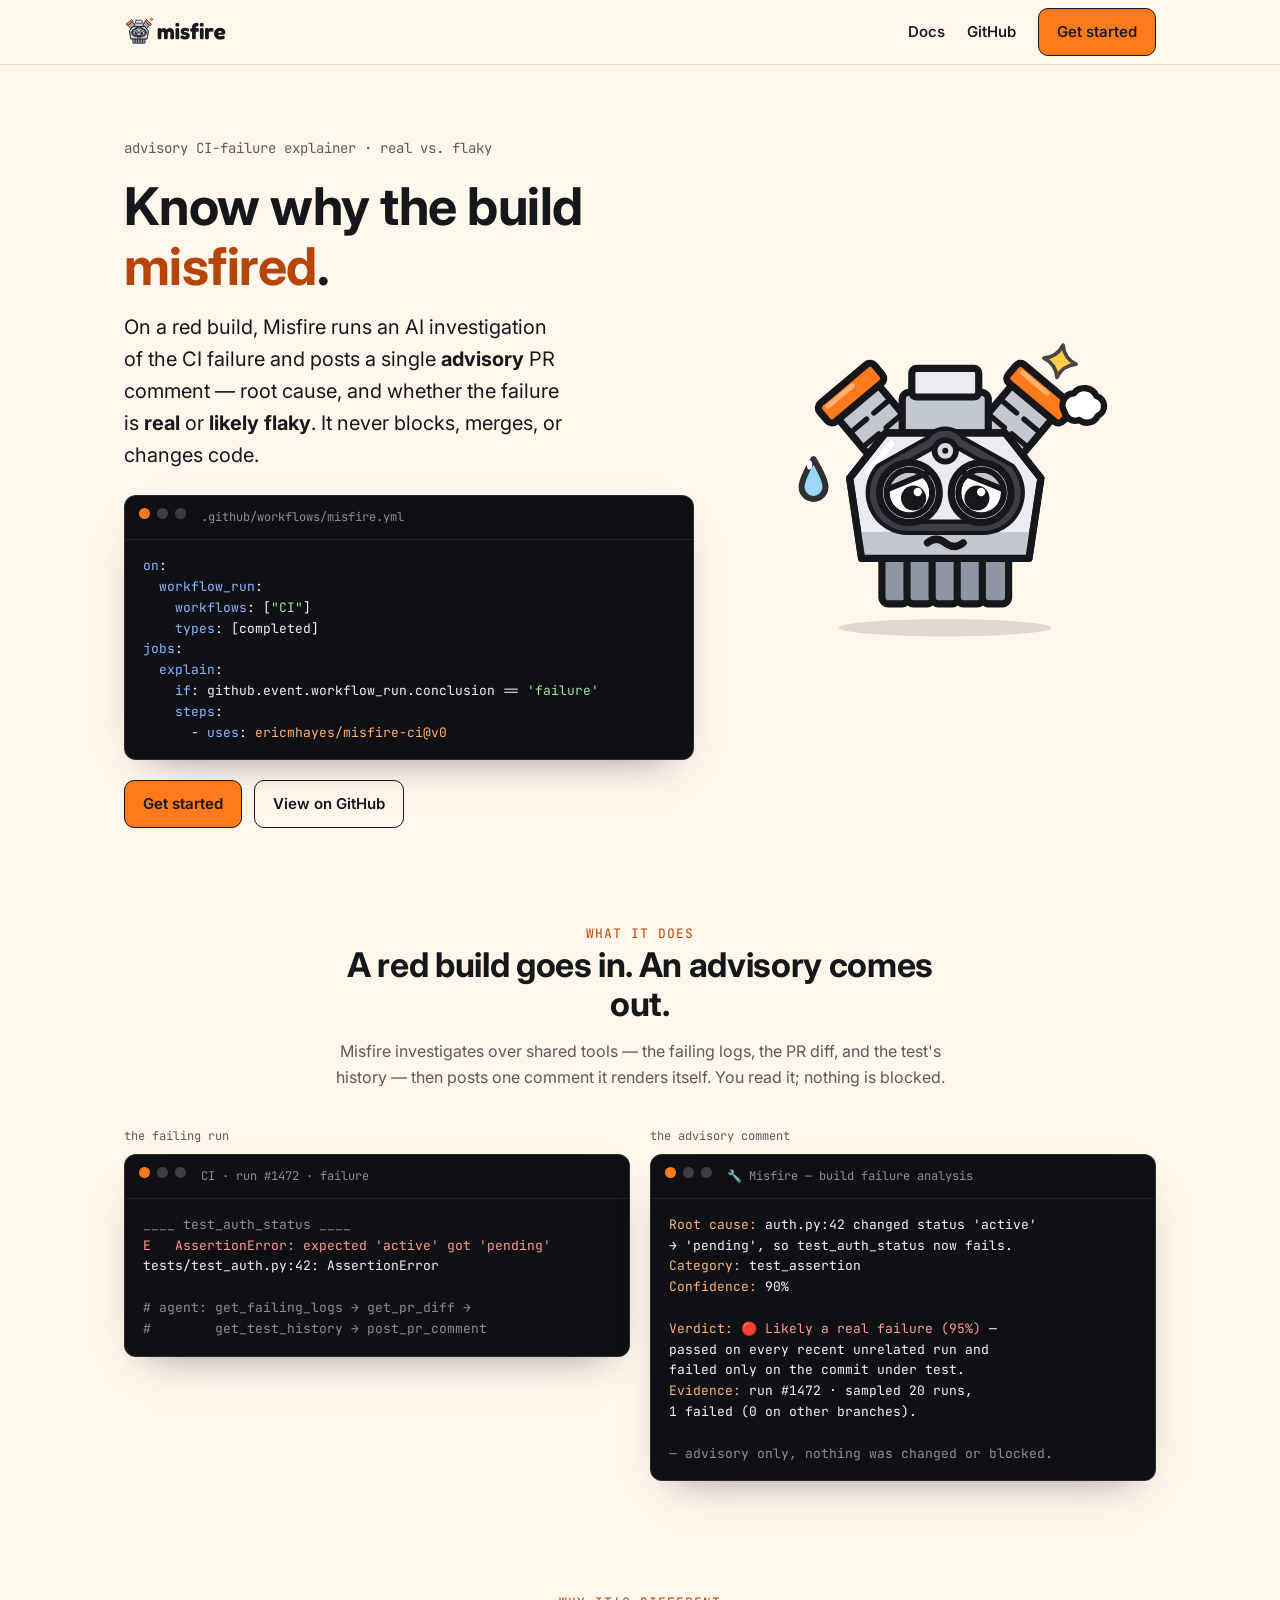
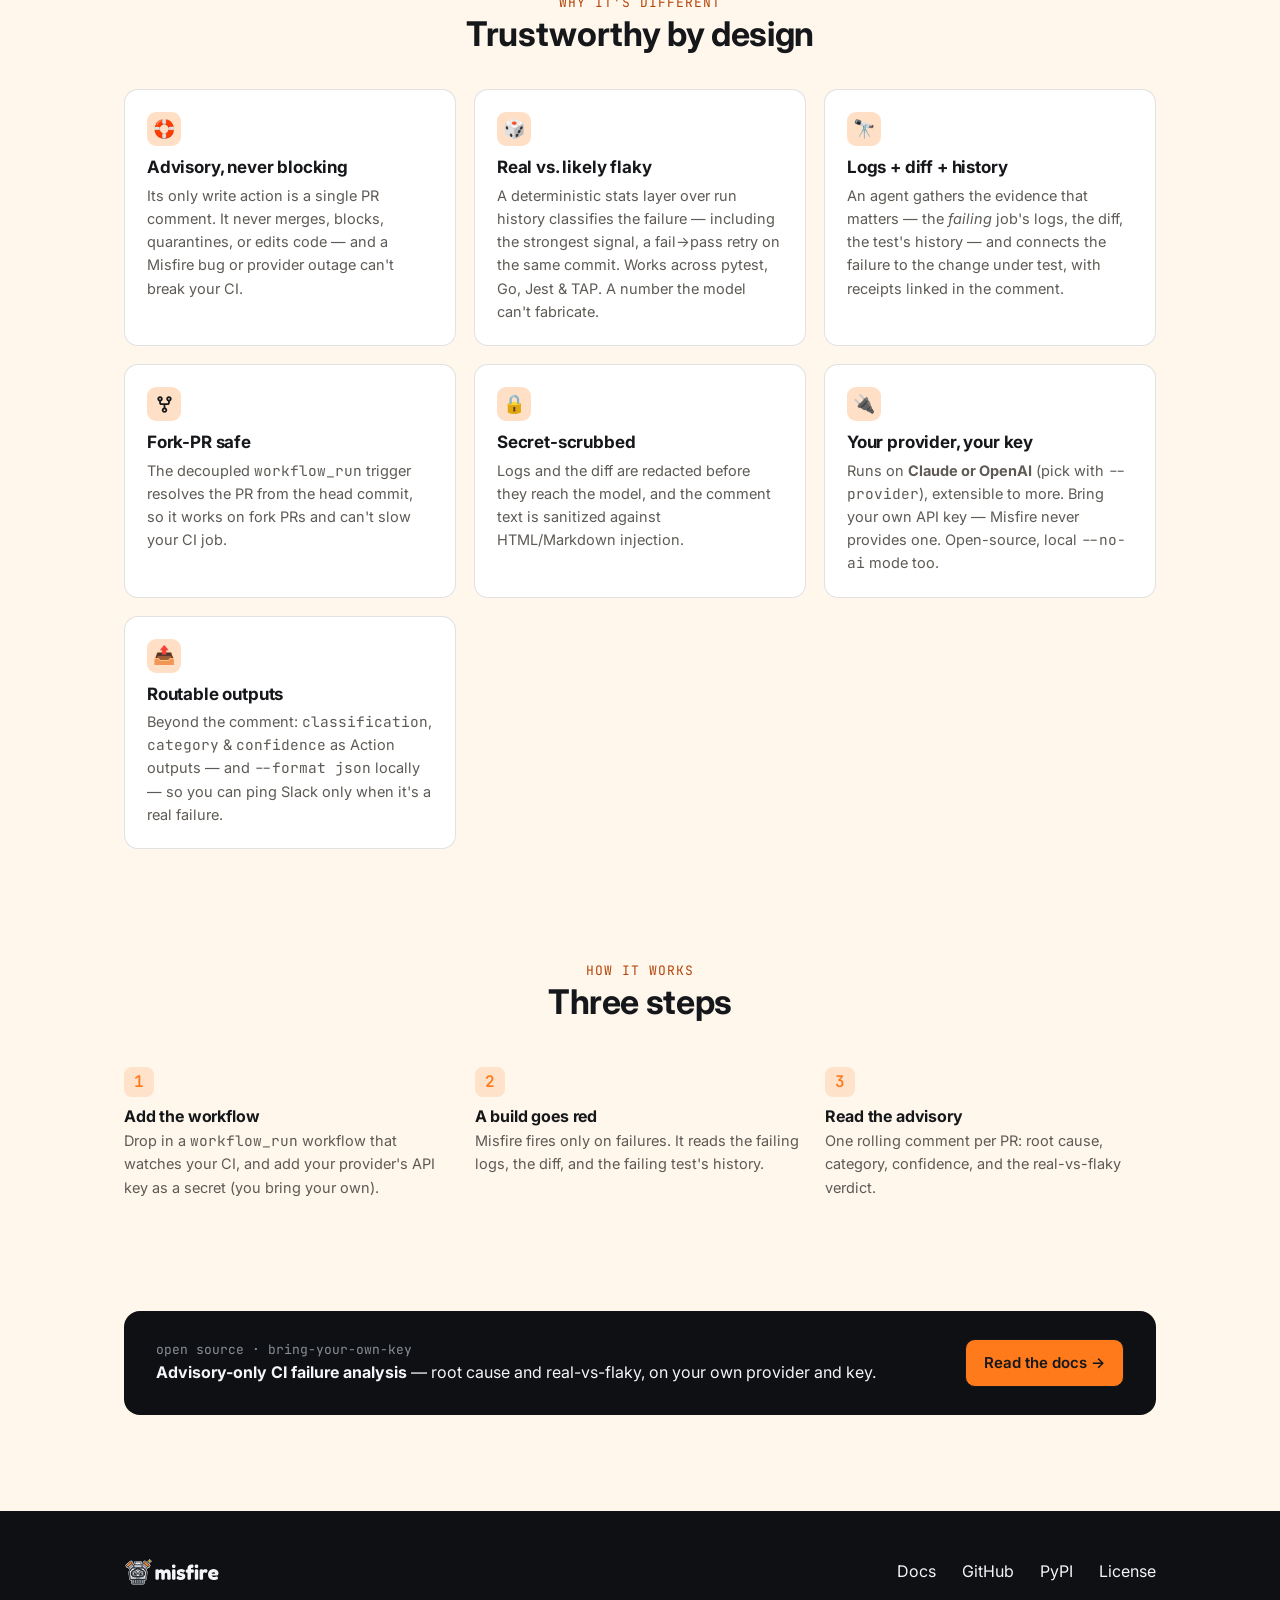
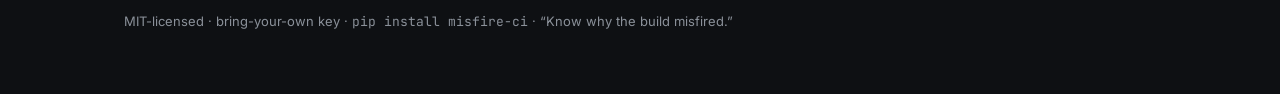
<file: site/index.html>
<!doctype html>
<html lang="en">
<head>
<meta charset="utf-8" />
<meta name="viewport" content="width=device-width, initial-scale=1" />
<title>Misfire — Know why the build misfired.</title>
<meta name="description" content="An open-source GitHub Action that, on a red build, runs an AI investigation of the CI failure and posts an advisory PR comment — explaining the root cause and flagging real vs. likely-flaky. Advisory only: never blocks, merges, or changes code." />
<link rel="icon" href="assets/favicon.svg" type="image/svg+xml" />
<link rel="alternate icon" href="assets/favicon.ico" />
<link rel="canonical" href="https://misfire-ci.com/" />
<meta property="og:title" content="Misfire — Know why the build misfired." />
<meta property="og:description" content="On a red build, Misfire diagnoses the failure and flags real vs. flaky — an advisory PR comment, never a blocker." />
<meta property="og:type" content="website" />
<meta property="og:url" content="https://misfire-ci.com/" />
<meta property="og:image" content="https://misfire-ci.com/assets/misfire-og-card.png" />
<meta name="twitter:card" content="summary_large_image" />
<link rel="preconnect" href="https://fonts.googleapis.com" />
<link rel="preconnect" href="https://fonts.gstatic.com" crossorigin />
<link href="https://fonts.googleapis.com/css2?family=Inter:wght@400;500;550;600;700&family=JetBrains+Mono:wght@400;500;600&display=swap" rel="stylesheet" />
<link rel="stylesheet" href="assets/tokens.css" />
<link rel="stylesheet" href="styles.css" />
</head>
<body>

<header class="site">
  <div class="wrap bar">
    <a href="./"><img class="lockup" src="assets/misfire-lockup-horizontal-light.svg" alt="Misfire" /></a>
    <nav>
      <a href="docs.html">Docs</a>
      <a class="hide-sm" href="https://github.com/ericmhayes/misfire-ci">GitHub</a>
      <a class="btn btn-primary" href="docs.html">Get started</a>
    </nav>
  </div>
</header>

<main>
  <!-- HERO -->
  <section class="hero">
    <div class="wrap grid">
      <div>
        <div class="tagline-mono">advisory CI-failure explainer · real vs. flaky</div>
        <h1>Know why the build <span class="spark">misfired</span>.</h1>
        <p class="lede">On a red build, Misfire runs an AI investigation of the CI failure and posts a single <strong>advisory</strong> PR comment — root cause, and whether the failure is <strong>real</strong> or <strong>likely flaky</strong>. It never blocks, merges, or changes code.</p>
        <div class="panel" style="margin-bottom:20px">
          <div class="chrome"><i class="o"></i><i></i><i></i><span class="name">.github/workflows/misfire.yml</span></div>
          <pre><code><span class="t-key">on</span>:
  <span class="t-key">workflow_run</span>:
    <span class="t-key">workflows</span>: [<span class="t-str">"CI"</span>]
    <span class="t-key">types</span>: [completed]
<span class="t-key">jobs</span>:
  <span class="t-key">explain</span>:
    <span class="t-key">if</span>: github.event.workflow_run.conclusion == <span class="t-str">'failure'</span>
    <span class="t-key">steps</span>:
      - <span class="t-key">uses</span>: <span class="t-orange">ericmhayes/misfire-ci@v0</span></code></pre>
        </div>
        <div class="cta">
          <a class="btn btn-primary" href="docs.html">Get started</a>
          <a class="btn btn-ghost" href="https://github.com/ericmhayes/misfire-ci">View on GitHub</a>
        </div>
      </div>
      <div>
        <img class="mascot" src="assets/misfire-mascot-animated.svg" alt="Misfire mascot — a worried V-engine working out why it misfired" />
      </div>
    </div>
  </section>

  <!-- WORKED EXAMPLE -->
  <section>
    <div class="wrap">
      <div class="section-head">
        <div class="eyebrow">What it does</div>
        <h2>A red build goes in. An advisory comes out.</h2>
        <p class="muted">Misfire investigates over shared tools — the failing logs, the PR diff, and the test's history — then posts one comment it renders itself. You read it; nothing is blocked.</p>
      </div>
      <div class="two">
        <div>
          <p class="panel-label">the failing run</p>
          <div class="panel">
            <div class="chrome"><i class="o"></i><i></i><i></i><span class="name">CI · run #1472 · failure</span></div>
            <pre><code><span class="t-com">____ test_auth_status ____</span>
<span class="t-real">E   AssertionError: expected 'active' got 'pending'</span>
tests/test_auth.py:42: AssertionError

<span class="t-com"># agent: get_failing_logs → get_pr_diff →</span>
<span class="t-com">#        get_test_history → post_pr_comment</span></code></pre>
          </div>
        </div>
        <div>
          <p class="panel-label">the advisory comment</p>
          <div class="panel">
            <div class="chrome"><i class="o"></i><i></i><i></i><span class="name">🔧 Misfire — build failure analysis</span></div>
            <pre><code><span class="t-orange">Root cause:</span> auth.py:42 changed status 'active'
→ 'pending', so test_auth_status now fails.
<span class="t-orange">Category:</span> test_assertion
<span class="t-orange">Confidence:</span> 90%

<span class="t-orange">Verdict:</span> <span class="t-real">🔴 Likely a real failure (95%)</span> —
passed on every recent unrelated run and
failed only on the commit under test.
<span class="t-orange">Evidence:</span> run #1472 · sampled 20 runs,
1 failed (0 on other branches).

<span class="t-com">— advisory only, nothing was changed or blocked.</span></code></pre>
          </div>
        </div>
      </div>
    </div>
  </section>

  <!-- FEATURES -->
  <section>
    <div class="wrap">
      <div class="section-head">
        <div class="eyebrow">Why it's different</div>
        <h2>Trustworthy by design</h2>
      </div>
      <div class="features">
        <div class="card"><div class="ic">🛟</div><h3>Advisory, never blocking</h3><p>Its only write action is a single PR comment. It never merges, blocks, quarantines, or edits code — and a Misfire bug or provider outage can't break your CI.</p></div>
        <div class="card"><div class="ic">🎲</div><h3>Real vs. likely flaky</h3><p>A deterministic stats layer over run history classifies the failure — including the strongest signal, a fail→pass retry on the same commit. Works across pytest, Go, Jest &amp; TAP. A number the model can't fabricate.</p></div>
        <div class="card"><div class="ic">🔭</div><h3>Logs + diff + history</h3><p>An agent gathers the evidence that matters — the <em>failing</em> job's logs, the diff, the test's history — and connects the failure to the change under test, with receipts linked in the comment.</p></div>
        <div class="card"><div class="ic"><svg viewBox="0 0 16 16" width="19" height="19" fill="currentColor" aria-hidden="true"><path d="M5 5.372v.878c0 .414.336.75.75.75h4.5a.75.75 0 0 0 .75-.75v-.878a2.25 2.25 0 1 1 1.5 0v.878a2.25 2.25 0 0 1-2.25 2.25h-1.5v2.128a2.251 2.251 0 1 1-1.5 0V8.5h-1.5A2.25 2.25 0 0 1 3.5 6.25v-.878a2.25 2.25 0 1 1 1.5 0ZM5 3.25a.75.75 0 1 0-1.5 0 .75.75 0 0 0 1.5 0Zm6.75.75a.75.75 0 1 0 0-1.5.75.75 0 0 0 0 1.5Zm-3 8.75a.75.75 0 1 0-1.5 0 .75.75 0 0 0 1.5 0Z"></path></svg></div><h3>Fork-PR safe</h3><p>The decoupled <code>workflow_run</code> trigger resolves the PR from the head commit, so it works on fork PRs and can't slow your CI job.</p></div>
        <div class="card"><div class="ic">🔒</div><h3>Secret-scrubbed</h3><p>Logs and the diff are redacted before they reach the model, and the comment text is sanitized against HTML/Markdown injection.</p></div>
        <div class="card"><div class="ic">🔌</div><h3>Your provider, your key</h3><p>Runs on <strong>Claude or OpenAI</strong> (pick with <code>--provider</code>), extensible to more. Bring your own API key — Misfire never provides one. Open-source, local <code>--no-ai</code> mode too.</p></div>
        <div class="card"><div class="ic">📤</div><h3>Routable outputs</h3><p>Beyond the comment: <code>classification</code>, <code>category</code> &amp; <code>confidence</code> as Action outputs — and <code>--format json</code> locally — so you can ping Slack only when it's a real failure.</p></div>
      </div>
    </div>
  </section>

  <!-- HOW IT WORKS -->
  <section>
    <div class="wrap">
      <div class="section-head">
        <div class="eyebrow">How it works</div>
        <h2>Three steps</h2>
      </div>
      <div class="steps">
        <div class="step"><div class="n">1</div><h3>Add the workflow</h3><p>Drop in a <code>workflow_run</code> workflow that watches your CI, and add your provider's API key as a secret (you bring your own).</p></div>
        <div class="step"><div class="n">2</div><h3>A build goes red</h3><p>Misfire fires only on failures. It reads the failing logs, the diff, and the failing test's history.</p></div>
        <div class="step"><div class="n">3</div><h3>Read the advisory</h3><p>One rolling comment per PR: root cause, category, confidence, and the real-vs-flaky verdict.</p></div>
      </div>
    </div>
  </section>

  <!-- CTA -->
  <section>
    <div class="wrap">
      <div class="sister">
        <div>
          <p class="k">open source · bring-your-own-key</p>
          <p><strong>Advisory-only CI failure analysis</strong> — root cause and real-vs-flaky, on your own provider and key.</p>
        </div>
        <a class="btn btn-primary" href="docs.html">Read the docs →</a>
      </div>
    </div>
  </section>
</main>

<footer class="site">
  <div class="wrap">
    <div class="cols">
      <img src="assets/misfire-lockup-horizontal-dark.svg" alt="Misfire" />
      <div class="links">
        <a href="docs.html">Docs</a>
        <a href="https://github.com/ericmhayes/misfire-ci">GitHub</a>
        <a href="https://pypi.org/project/misfire-ci/">PyPI</a>
        <a href="https://github.com/ericmhayes/misfire-ci/blob/main/LICENSE">License</a>
      </div>
    </div>
    <p class="fine">MIT-licensed · bring-your-own key · <span class="mono">pip install misfire-ci</span> · “Know why the build misfired.”</p>
  </div>
</footer>

</body>
</html>
</file>
<file: site/assets/tokens.css>
:root {
  --mf-outline: #15171A;
  --mf-cream: #FFF6EC;
  --mf-ink: #0E1013;
  --mf-paper: #F4F5F6;
  --mf-orange: #FF7A1A;      /* cylinder caps, shapes */
  --mf-orange-hi: #FFB273;
  --mf-steel-light: #E9ECF0;
  --mf-steel: #C2C8D0;
  --mf-steel-dark: #8D96A2;
  --mf-chrome: #D3DAE2;
  --mf-iron: #3A3F47;
  --mf-spark: #FFC21A;
  --mf-sweat: #8FD3FF;
  --mf-muted-light: #5E5A55;
  --mf-muted-dark: #8A9099;
  --mf-accent-text: #B54509; /* orange text on cream */
  --mf-font-wordmark: "Fredoka", sans-serif; /* 650, lowercase, -0.01em */
  --mf-font-ui: "Inter", system-ui, sans-serif;
  --mf-font-mono: "JetBrains Mono", ui-monospace, monospace;
}
</file>
<file: site/styles.css>
/* Misfire website — built on the brand tokens (site/assets/tokens.css). */

* { box-sizing: border-box; }
html { scroll-behavior: smooth; }
body {
  margin: 0;
  font-family: var(--mf-font-ui);
  color: var(--mf-outline);
  background: var(--mf-cream);
  line-height: 1.6;
  -webkit-font-smoothing: antialiased;
}
a { color: var(--mf-accent-text); text-decoration: none; }
a:hover { text-decoration: underline; }
h1, h2, h3 { line-height: 1.15; letter-spacing: -0.01em; font-weight: 700; }
code, pre, .mono { font-family: var(--mf-font-mono); }
.wrap { max-width: 1080px; margin: 0 auto; padding: 0 24px; }
.muted { color: var(--mf-muted-light); }

/* ---- header ---- */
header.site {
  position: sticky; top: 0; z-index: 20;
  background: color-mix(in srgb, var(--mf-cream) 88%, transparent);
  backdrop-filter: blur(8px);
  border-bottom: 1px solid color-mix(in srgb, var(--mf-outline) 10%, transparent);
}
header.site .bar { display: flex; align-items: center; justify-content: space-between; height: 64px; }
header.site img.lockup { height: 30px; display: block; }
header.site nav { display: flex; align-items: center; gap: 22px; }
header.site nav a { color: var(--mf-outline); font-weight: 550; font-size: 15px; }

/* ---- buttons ---- */
.btn {
  display: inline-flex; align-items: center; gap: 8px;
  padding: 11px 18px; border-radius: 10px; font-weight: 600; font-size: 15px;
  border: 1.5px solid var(--mf-outline); cursor: pointer; transition: transform .06s ease;
}
.btn:hover { text-decoration: none; transform: translateY(-1px); }
.btn-primary { background: var(--mf-orange); color: var(--mf-outline); border-color: var(--mf-outline); }
.btn-ghost { background: transparent; color: var(--mf-outline); }

/* ---- hero ---- */
.hero { padding: 72px 0 40px; }
.hero .grid { display: grid; grid-template-columns: 1.15fr .85fr; gap: 40px; align-items: center; }
.hero h1 { font-size: 52px; margin: 0 0 14px; }
.hero .lede { font-size: 20px; max-width: 34ch; margin: 0 0 24px; }
.hero .spark { color: var(--mf-accent-text); }
.hero .cta { display: flex; gap: 12px; flex-wrap: wrap; margin-top: 8px; }
.hero img.mascot { width: 100%; max-width: 340px; margin: 0 auto; display: block; }
.tagline-mono { font-family: var(--mf-font-mono); font-size: 14px; color: var(--mf-muted-light); margin-bottom: 18px; }

/* ---- terminal / code panels ---- */
.panel {
  background: var(--mf-ink); color: var(--mf-paper);
  border-radius: 12px; border: 1px solid color-mix(in srgb, var(--mf-paper) 12%, transparent);
  overflow: hidden; box-shadow: 0 18px 40px -24px rgba(14,16,19,.5);
}
.panel .chrome { display: flex; gap: 7px; padding: 12px 14px; border-bottom: 1px solid rgba(255,255,255,.08); }
.panel .chrome i { width: 11px; height: 11px; border-radius: 50%; background: #3a3f47; display: inline-block; }
.panel .chrome i.o { background: var(--mf-orange); }
.panel .chrome .name { margin-left: 8px; font-family: var(--mf-font-mono); font-size: 12px; color: var(--mf-muted-dark); }
.panel pre { margin: 0; padding: 16px 18px; overflow-x: auto; font-size: 13px; line-height: 1.6; }
.panel code { color: var(--mf-paper); }
.t-key { color: #8fb7ff; } .t-str { color: #a6e3a1; } .t-com { color: var(--mf-muted-dark); }
.t-ok { color: #a6e3a1; } .t-flaky { color: var(--mf-spark); } .t-real { color: #ff9b9b; } .t-orange { color: var(--mf-orange-hi); }

/* ---- sections ---- */
section { padding: 56px 0; }
.section-head { text-align: center; max-width: 620px; margin: 0 auto 36px; }
.section-head h2 { font-size: 34px; margin: 0 0 10px; }
.eyebrow { font-family: var(--mf-font-mono); font-size: 13px; color: var(--mf-accent-text); text-transform: uppercase; letter-spacing: .08em; }

.two { display: grid; grid-template-columns: 1fr 1fr; gap: 20px; align-items: start; }
.panel-label { font-family: var(--mf-font-mono); font-size: 12px; color: var(--mf-muted-light); margin: 0 0 8px; }

/* ---- feature grid ---- */
.features { display: grid; grid-template-columns: repeat(3, 1fr); gap: 18px; }
.card {
  background: #fff; border: 1.5px solid color-mix(in srgb, var(--mf-outline) 12%, transparent);
  border-radius: 14px; padding: 22px;
}
.card .ic { width: 34px; height: 34px; border-radius: 9px; background: color-mix(in srgb, var(--mf-orange) 18%, var(--mf-cream)); display: grid; place-items: center; font-size: 18px; margin-bottom: 12px; }
.card h3 { font-size: 17px; margin: 0 0 6px; }
.card p { margin: 0; font-size: 14.5px; color: var(--mf-muted-light); }

/* ---- steps ---- */
.steps { display: grid; grid-template-columns: repeat(3, 1fr); gap: 20px; counter-reset: s; }
.step { position: relative; padding-top: 10px; }
.step .n { font-family: var(--mf-font-mono); font-weight: 600; color: var(--mf-orange); background: color-mix(in srgb, var(--mf-orange) 16%, var(--mf-cream)); width: 30px; height: 30px; border-radius: 8px; display: grid; place-items: center; margin-bottom: 10px; }
.step h3 { font-size: 16px; margin: 0 0 4px; }
.step p { margin: 0; font-size: 14.5px; color: var(--mf-muted-light); }

/* ---- sister band ---- */
.sister { background: var(--mf-ink); color: var(--mf-paper); border-radius: 16px; padding: 28px 32px; display: flex; align-items: center; justify-content: space-between; gap: 20px; flex-wrap: wrap; }
.sister p { margin: 0; }
.sister .k { color: var(--mf-muted-dark); font-family: var(--mf-font-mono); font-size: 13px; }

/* ---- footer ---- */
footer.site { background: var(--mf-ink); color: var(--mf-paper); padding: 48px 0; margin-top: 40px; }
footer.site a { color: var(--mf-paper); }
footer.site .cols { display: flex; justify-content: space-between; gap: 24px; flex-wrap: wrap; }
footer.site img { height: 28px; }
footer.site .links { display: flex; gap: 26px; flex-wrap: wrap; }
footer.site .fine { color: var(--mf-muted-dark); font-size: 13px; margin-top: 24px; }

/* ---- docs ---- */
.docs { display: grid; grid-template-columns: 240px 1fr; gap: 40px; align-items: start; padding-top: 32px; }
.docs nav.toc { position: sticky; top: 80px; max-height: calc(100vh - 100px); overflow-y: auto; font-size: 14px; }
.docs nav.toc a { display: block; color: var(--mf-muted-light); padding: 4px 0; }
.docs nav.toc a:hover, .docs nav.toc a.active { color: var(--mf-accent-text); text-decoration: none; }
.docs article { min-width: 0; }
.docs article h1 { font-size: 36px; margin: 0 0 8px; }
.docs article h2 { font-size: 26px; margin: 40px 0 12px; padding-top: 8px; border-top: 1px solid color-mix(in srgb, var(--mf-outline) 10%, transparent); }
.docs article h3 { font-size: 19px; margin: 24px 0 8px; }
.docs article pre { background: var(--mf-ink); color: var(--mf-paper); padding: 16px 18px; border-radius: 10px; overflow-x: auto; font-size: 13px; }
.docs article :not(pre) > code { background: color-mix(in srgb, var(--mf-outline) 8%, var(--mf-cream)); padding: 2px 6px; border-radius: 5px; font-size: 90%; }
.docs article table { border-collapse: collapse; width: 100%; font-size: 14.5px; margin: 12px 0; }
.docs article th, .docs article td { border: 1px solid color-mix(in srgb, var(--mf-outline) 14%, transparent); padding: 8px 10px; text-align: left; vertical-align: top; }
.docs article blockquote { border-left: 3px solid var(--mf-orange); margin: 12px 0; padding: 4px 16px; color: var(--mf-muted-light); background: color-mix(in srgb, var(--mf-orange) 6%, transparent); }
.docs article img { max-width: 100%; }

/* ---- responsive ---- */
@media (max-width: 860px) {
  .hero .grid, .two, .features, .steps, .docs { grid-template-columns: 1fr; }
  .hero { padding-top: 48px; }
  .hero h1 { font-size: 40px; }
  .hero img.mascot { max-width: 240px; order: -1; }
  .docs nav.toc { position: static; max-height: none; border-bottom: 1px solid color-mix(in srgb, var(--mf-outline) 12%, transparent); padding-bottom: 12px; margin-bottom: 8px; }
  header.site nav .hide-sm { display: none; }
}
</file>
